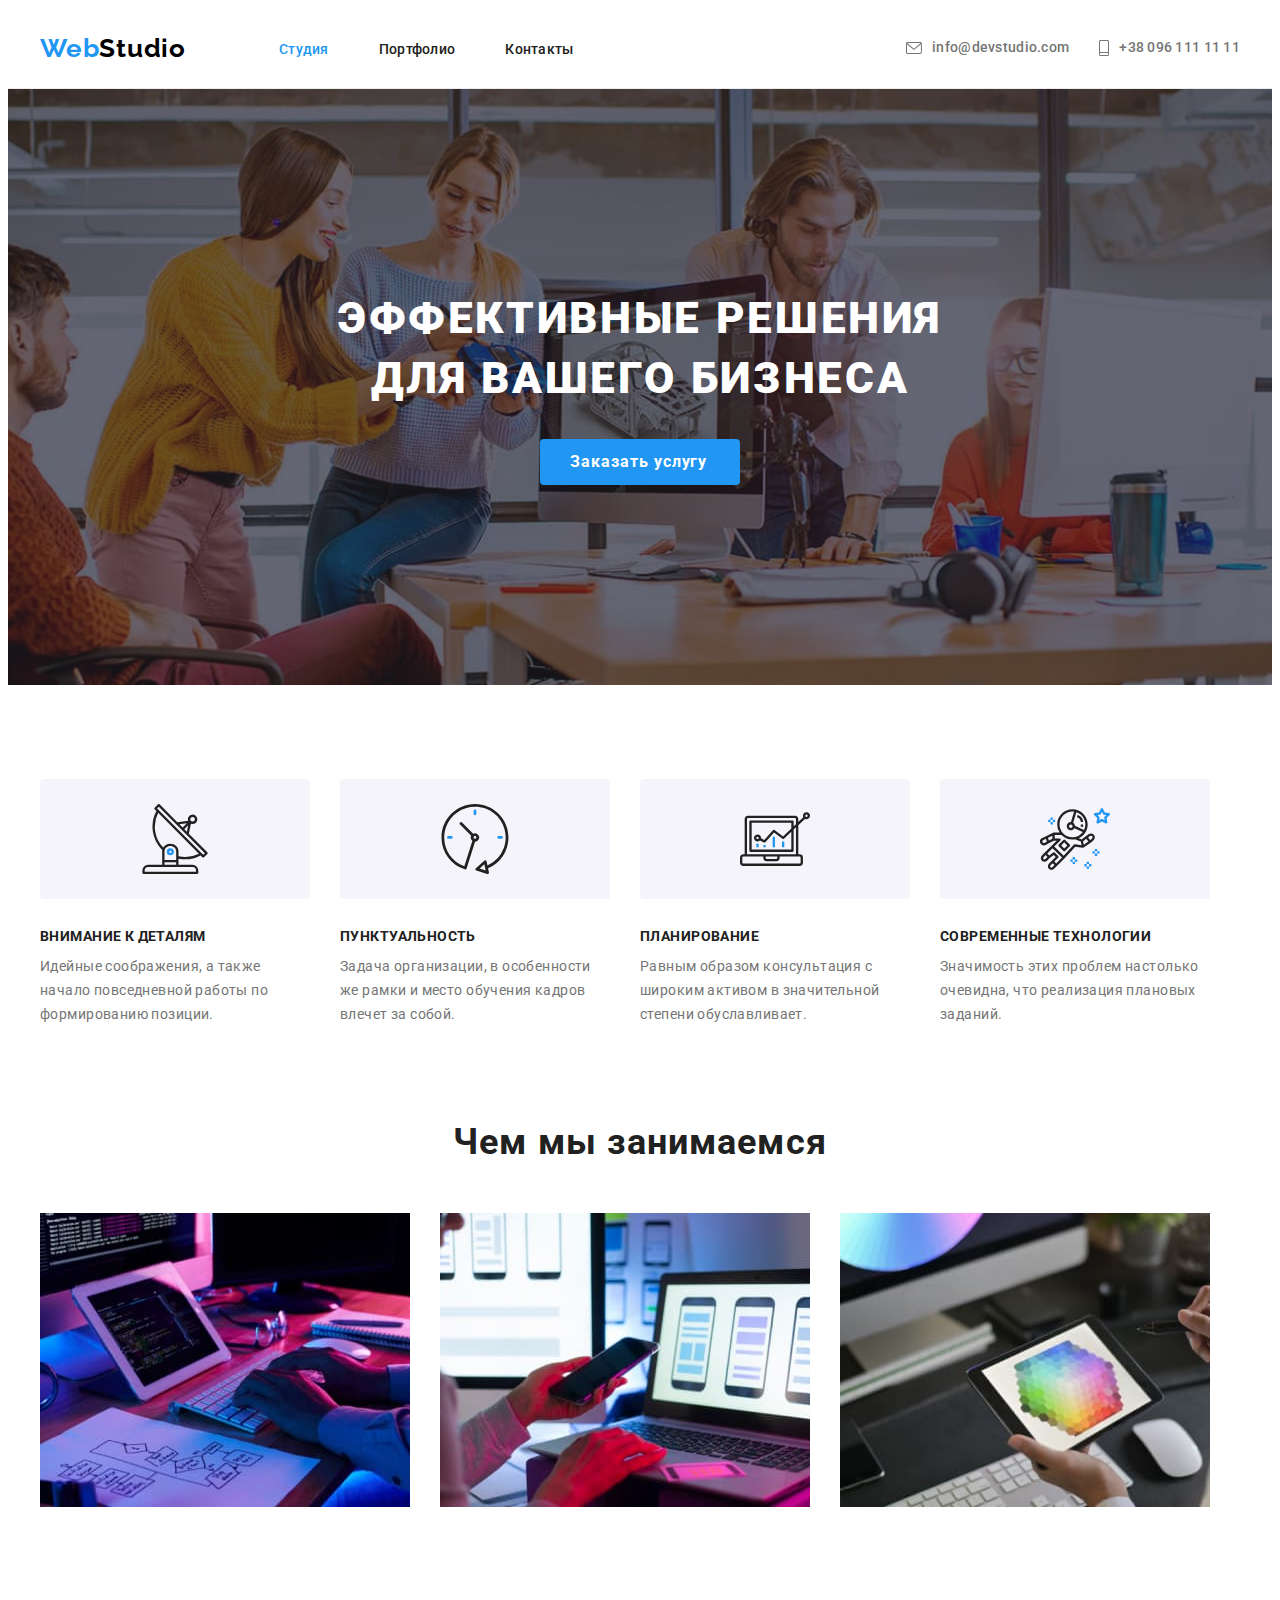
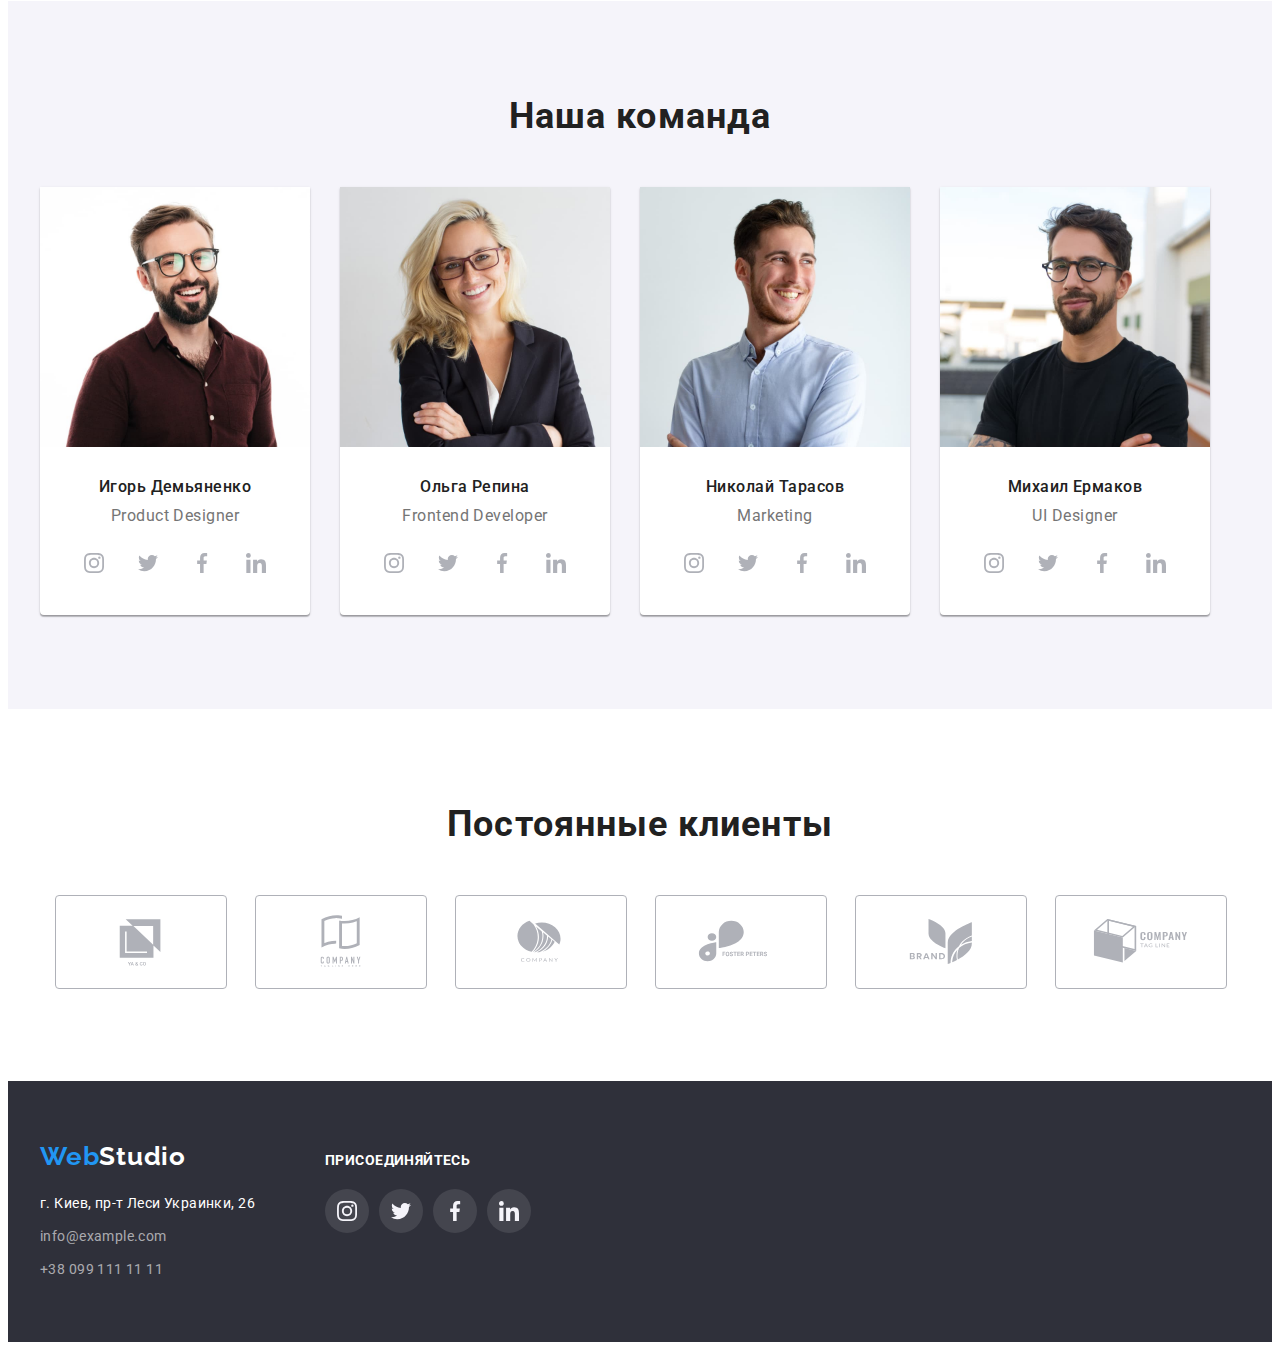
<file: index.html>
<!DOCTYPE html>
<html lang="ru">
<head>
    <meta charset="UTF-8">
    <meta http-equiv="X-UA-Compatible" content="IE=edge">
    <meta name="viewport" content="width=device-width, initial-scale=1.0">
    <link rel="preconnect" href="https://fonts.googleapis.com">
    <link rel="preconnect" href="https://fonts.gstatic.com" crossorigin>
    <link href="https://fonts.googleapis.com/css2?family=Raleway:wght@700&family=Roboto:wght@400;500;700;900&display=swap"
        rel="stylesheet">
    <title>WebStudio</title>
    <link rel="stylesheet" href="https://cdnjs.cloudflare.com/ajax/libs/modern-normalize/1.1.0/modern-normalize.min.css"
        integrity="sha512-wpPYUAdjBVSE4KJnH1VR1HeZfpl1ub8YT/NKx4PuQ5NmX2tKuGu6U/JRp5y+Y8XG2tV+wKQpNHVUX03MfMFn9Q=="
        crossorigin="anonymous" referrerpolicy="no-referrer" />
    <link rel="stylesheet" href="./css/styles.css">
</head>
<body>
    <header class="header">
        <div class="container">
            <nav class="header-nav">
                <a class="header-logo link" href="./index.html" lang="en"><span class="header-text-web">Web</span><span
                        class="header-text-studio">Studio</span></a>
                <ul class="header-list list">
                    <li class="header-item"><a class="header-link link current" href="./index.html">Студия</a></li>
                    <li class="header-item"><a class="header-link link" href="./portfolio.html">Портфолио</a></li>
                    <li class="header-item"><a class="header-link link" href="#">Контакты</a></li>
                </ul>
            </nav>
            <ul class="header-contacts list">
                <li class="header-contacts-item"><a class="header-contacts-link link"
                    href="mailto:info@devstudio.com"><svg class="icon-envelope" width="16" height="12"><use href="./img/icons.svg#icon-envelope"></use></svg>info@devstudio.com</a>
                </li>
                <li class="header-contacts-item"><a class="header-contacts-link link" 
                    href="tel:+380961111111"><svg class="icon-vector" width="10" height="16"><use href="./img/icons.svg#icon-vector"></use></svg>+38 096 111 11 11</a>
                </li>
            </ul>
        </div>
    </header>
    <main>
        <section class="hero">
            <div class="container">
                <h1 class="hero-title">Эффективные решения для вашего бизнеса</h1>
                <button type="button" class="hero-btn">Заказать услугу</button>
            </div>
        </section>
        <section class="features">
            <div class="container">
                <h2 class="visually-hidden">Особенности</h2>
                <ul class="features-list list">
                    <li class="features-item">
                        <div class="icon-item"><svg class="icon" width="70" height="70">
                            <use href="./img/icons.svg#icon-antenna"></use>
                        </svg></div>
                        <h3 class="features-title">Внимание к деталям</h3>
                        <p class="features-text">Идейные соображения, а также начало повседневной работы по формированию позиции.</p>
                    </li>
                    <li class="features-item">
                        <div class="icon-item"><svg class="icon" width="70" height="70">
                            <use href="./img/icons.svg#icon-clock"></use>
                        </svg></div>                        
                        <h3 class="features-title">Пунктуальность</h3>
                        <p class="features-text">Задача организации, в особенности же рамки и место обучения кадров влечет за собой.</p>
                    </li>
                    <li class="features-item">
                        <div class="icon-item"><svg class="icon" width="70" height="70">
                            <use href="./img/icons.svg#icon-diagram"></use>
                        </svg></div>                        
                        <h3 class="features-title">Планирование</h3>
                        <p class="features-text">Равным образом консультация с широким активом в значительной степени обуславливает.</p>
                    </li>
                    <li class="features-item">
                        <div class="icon-item"><svg class="icon" width="70" height="70">
                            <use href="./img/icons.svg#icon-astronaut"></use>
                        </svg></div>                        
                        <h3 class="features-title">Современные технологии</h3>
                        <p class="features-text">Значимость этих проблем настолько очевидна, что реализация плановых заданий.</p>
                    </li>
                </ul>
            </div>
        </section>
        <section class="works">
            <div class="container">
                <h2 class="works-title">Чем мы занимаемся</h2>
                <ul class="works-list list">
                    <li class="works-item"><a class="works-link link" href="#"><img src="./img/box-1.jpg"
                                alt="разрабатываем приложения на ОС" width="370" height="294"></a></li>
                    <li class="works-item"><a class="works-link link" href="#"><img src="./img/box-2.jpg"
                                alt="разрабатываем приложения на мобильные устройства" width="370" height="294"></a></li>
                    <li class="works-item"><a class="works-link link" href="#"><img src="./img/box-3.jpg"
                                alt="разрабатываем приложения на планшеты" width="370" height="294"></a></li>
                </ul>
            </div>
        </section>
        <section class="team">
            <div class="container">
                <h2 class="team-title">Наша команда</h2>
                <ul class="team-list list">
                    <li class="team-item">
                        <img src="./img/img-1.jpg" alt="фото специалиста комады" width="270" height="260" />
                        <div class="team-list-name">
                            <h3 class="team-list-title">Игорь Демьяненко</h3>
                            <p class="team-list-text" lang="en">Product Designer</p>
                            <ul class="team-list-soc list">
                                <li class="team-item-soc"><a class="team-link-soc" href="https://www.instagram.com/" target="_blank"><svg
                                            class="icon-soc" width="20" height="20">
                                            <use href="./img/icons.svg#icon-instagram"></use>
                                        </svg></a></li>
                                <li class="team-item-soc"><a class="team-link-soc" href="https://twitter.com/" target="_blank"><svg class="icon-soc"
                                            width="20" height="20">
                                            <use href="./img/icons.svg#icon-twitter"></use>
                                        </svg></a></li>
                                <li class="team-item-soc"><a class="team-link-soc" href="https://www.facebook.com/" target="_blank"><svg
                                            class="icon-soc" width="20" height="20">
                                            <use href="./img/icons.svg#icon-facebook"></use>
                                        </svg></a></li>
                                <li class="team-item-soc"><a class="team-link-soc" href="https://www.linkedin.com/" target="_blank"><svg
                                            class="icon-soc" width="20" height="20">
                                            <use href="./img/icons.svg#icon-linkedin"></use>
                                        </svg></a></li>
                            </ul>
                        </div>
                    </li>
                    <li class="team-item">
                        <img src="./img/img-2.jpg" alt="фото специалиста комады" width="270" height="260" />
                        <div class="team-list-name">
                            <h3 class="team-list-title">Ольга Репина</h3>
                            <p class="team-list-text" lang="en">Frontend Developer</p>
                            <ul class="team-list-soc list">
                                <li class="team-item-soc"><a class="team-link-soc" href="https://www.instagram.com/" target="_blank"><svg
                                            class="icon-soc" width="20" height="20">
                                            <use href="./img/icons.svg#icon-instagram"></use>
                                        </svg></a></li>
                                <li class="team-item-soc"><a class="team-link-soc" href="https://twitter.com/" target="_blank"><svg class="icon-soc"
                                            width="20" height="20">
                                            <use href="./img/icons.svg#icon-twitter"></use>
                                        </svg></a></li>
                                <li class="team-item-soc"><a class="team-link-soc" href="https://www.facebook.com/" target="_blank"><svg
                                            class="icon-soc" width="20" height="20">
                                            <use href="./img/icons.svg#icon-facebook"></use>
                                        </svg></a></li>
                                <li class="team-item-soc"><a class="team-link-soc" href="https://www.linkedin.com/" target="_blank"><svg
                                            class="icon-soc" width="20" height="20">
                                            <use href="./img/icons.svg#icon-linkedin"></use>
                                        </svg></a></li>
                            </ul>
                        </div>
                    </li>
                    <li class="team-item">
                        <img src="./img/img-3.jpg" alt="фото специалиста комады" width="270" height="260" />
                        <div class="team-list-name">
                            <h3 class="team-list-title">Николай Тарасов</h3>
                            <p class="team-list-text" lang="en">Marketing</p>
                            <ul class="team-list-soc list">
                                <li class="team-item-soc"><a class="team-link-soc" href="https://www.instagram.com/" target="_blank"><svg
                                            class="icon-soc" width="20" height="20">
                                            <use href="./img/icons.svg#icon-instagram"></use>
                                        </svg></a></li>
                                <li class="team-item-soc"><a class="team-link-soc" href="https://twitter.com/" target="_blank"><svg class="icon-soc"
                                            width="20" height="20">
                                            <use href="./img/icons.svg#icon-twitter"></use>
                                        </svg></a></li>
                                <li class="team-item-soc"><a class="team-link-soc" href="https://www.facebook.com/" target="_blank"><svg
                                            class="icon-soc" width="20" height="20">
                                            <use href="./img/icons.svg#icon-facebook"></use>
                                        </svg></a></li>
                                <li class="team-item-soc"><a class="team-link-soc" href="https://www.linkedin.com/" target="_blank"><svg
                                            class="icon-soc" width="20" height="20">
                                            <use href="./img/icons.svg#icon-linkedin"></use>
                                        </svg></a></li>
                            </ul>
                        </div>
                    </li>
                    <li class="team-item">
                        <img src="./img/img-4.jpg" alt="фото специалиста комады" width="270" height="260" />
                        <div class="team-list-name">
                            <h3 class="team-list-title">Михаил Ермаков</h3>
                            <p class="team-list-text" lang="en">UI Designer</p>
                            <ul class="team-list-soc list">
                                <li class="team-item-soc"><a class="team-link-soc" href="https://www.instagram.com/" target="_blank"><svg
                                            class="icon-soc" width="20" height="20">
                                            <use href="./img/icons.svg#icon-instagram"></use>
                                        </svg></a></li>
                                <li class="team-item-soc"><a class="team-link-soc" href="https://twitter.com/" target="_blank"><svg class="icon-soc"
                                            width="20" height="20">
                                            <use href="./img/icons.svg#icon-twitter"></use>
                                        </svg></a></li>
                                <li class="team-item-soc"><a class="team-link-soc" href="https://www.facebook.com/" target="_blank"><svg
                                            class="icon-soc" width="20" height="20">
                                            <use href="./img/icons.svg#icon-facebook"></use>
                                        </svg></a></li>
                                <li class="team-item-soc"><a class="team-link-soc" href="https://www.linkedin.com/" target="_blank"><svg
                                            class="icon-soc" width="20" height="20">
                                            <use href="./img/icons.svg#icon-linkedin"></use>
                                        </svg></a></li>
                            </ul>
                        </div>
                    </li>
                </ul>
            </div>
        </section>
        <section class="clients">
            <div class="conteiner">
                <h2 class="clients-title">Постоянные клиенты</h2>
                <ul class="clients-list list">
                    <li class="clients-item">
                        <a class="clients-link" href="">
                            <svg class="clients-icon" width="106" height="60"><use href="./img/icons.svg#icon-Logo"></use></svg>
                        </a>
                    </li>
                    <li class="clients-item">
                        <a class="clients-link" href="">
                            <svg class="clients-icon" width="106" height="60"><use href="./img/icons.svg#icon-Logo-1"></use></svg>
                        </a>
                    </li>
                    <li class="clients-item">
                        <a class="clients-link" href="">
                            <svg class="clients-icon" width="106" height="60"><use href="./img/icons.svg#icon-Logo-2"></use></svg>
                        </a>
                    </li>
                    <li class="clients-item">
                        <a class="clients-link" href="">
                            <svg class="clients-icon" width="106" height="60"><use href="./img/icons.svg#icon-Logo-3"></use></svg>
                        </a>
                    </li>
                    <li class="clients-item">
                        <a class="clients-link" href="">
                            <svg class="clients-icon" width="106" height="60"><use href="./img/icons.svg#icon-Logo-4"></use></svg>
                        </a>
                    </li>
                    <li class="clients-item">
                        <a class="clients-link" href="">
                            <svg class="clients-icon" width="106" height="60"><use href="./img/icons.svg#icon-Logo-5"></use></svg>
                        </a>
                    </li>
                </ul>
            </div>
        </section>
    </main>
    <footer class="footer">
        <div class="container">
            <div class="footer-contacts"><a class="footer-logo link" href="./index.html" lang="en"><span class="footer-text-web">Web</span><span
                    class="footer-text-studio">Studio</span></a>
            <address class="footer-add">
                <ul class="footer-list list">
                    <li class="footer-item"><a class="footer-link link"
                            href="https://www.google.com/maps/place/%D0%B1%D1%83%D0%BB.+%D0%9B%D0%B5%D1%81%D0%B8+%D0%A3%D0%BA%D1%80%D0%B0%D0%B8%D0%BD%D0%BA%D0%B8,+26,+%D0%9A%D0%B8%D0%B5%D0%B2,+02000/@50.4265841,30.5361971,17z/data=!3m1!4b1!4m5!3m4!1s0x40d4cf0e033ecbe9:0x57a4dffefec77da0!8m2!3d50.4265807!4d30.5383858"
                            target="_blank">г. Киев, пр-т Леси Украинки, 26</a></li>
                    <li class="footer-item"><a class="footer-link contact link" href="mailto:info@example.com">info@example.com</a>
                    </li>
                    <li class="footer-item"><a class="footer-link contact link" href="tel:+380991111111">+38 099 111 11 11</a></li>
                </ul>
            </address>
            </div>
            <div class="social">
                <h2 class="social-title">присоединяйтесь</h2>
                <ul class="social-list list">
                    <li class="social-item">
                        <a href="https://www.instagram.com/" target="_blank" class="social-link">
                            <svg class="social-icon" width="20" height="20"><use href="./img/icons.svg#icon-instagram"></use></svg>
                        </a>
                    </li>
                    <li class="social-item">
                        <a href="https://twitter.com/" target="_blank" class="social-link">
                            <svg class="social-icon" width="20" height="20"><use href="./img/icons.svg#icon-twitter"></use></svg>
                        </a>
                    </li>
                    <li class="social-item">
                        <a href="https://www.facebook.com/" target="_blank" class="social-link">
                            <svg class="social-icon" width="20" height="20"><use href="./img/icons.svg#icon-facebook"></use></svg>
                        </a>
                    </li>
                    <li class="social-item">
                        <a href="https://www.linkedin.com/" target="_blank" class="social-link">
                            <svg class="social-icon" width="20" height="20"><use href="./img/icons.svg#icon-linkedin"></use></svg>
                        </a>
                    </li>
                </ul>
            </div>
        </div>
    </footer>   
</body>
</html>
</file>
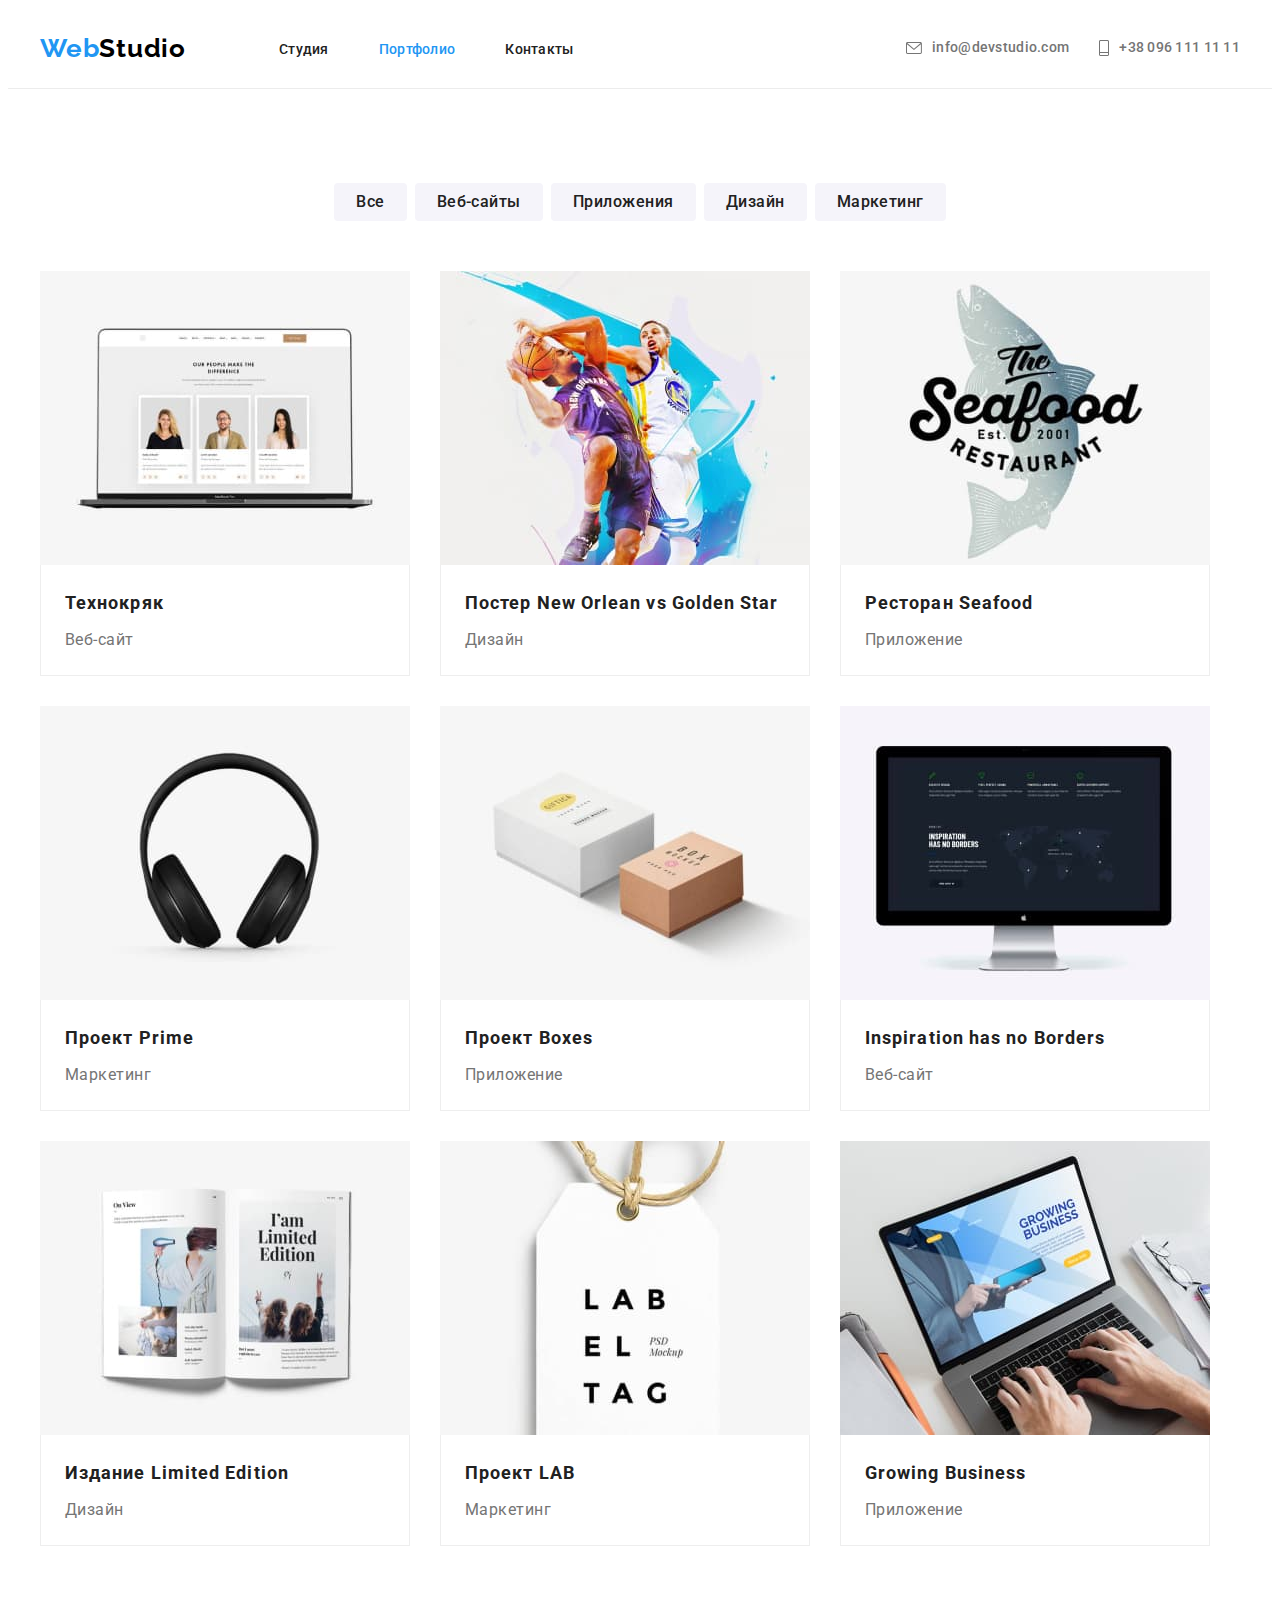
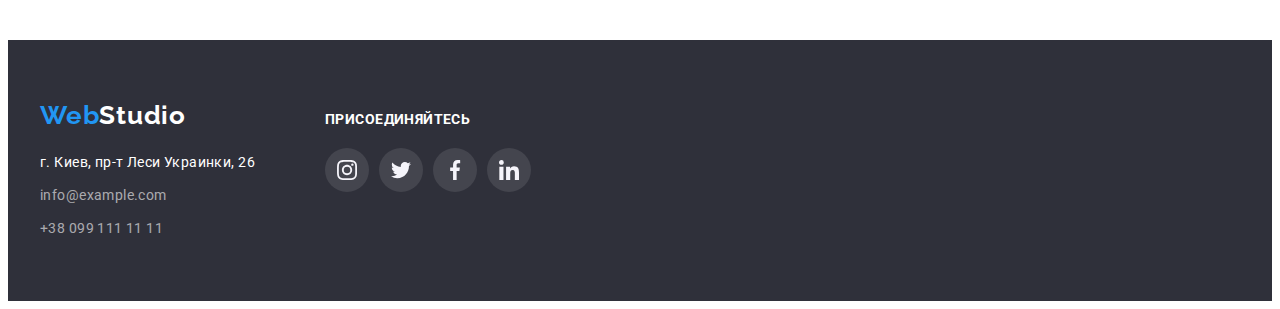
<file: portfolio.html>
<!DOCTYPE html>
<html lang="ru">
<head>
    <meta charset="UTF-8">
    <meta http-equiv="X-UA-Compatible" content="IE=edge">
    <meta name="viewport" content="width=device-width, initial-scale=1.0">
    <link rel="preconnect" href="https://fonts.googleapis.com">
    <link rel="preconnect" href="https://fonts.gstatic.com" crossorigin>
    <link
        href="https://fonts.googleapis.com/css2?family=Raleway:wght@700&family=Roboto:wght@400;500;700;900&display=swap"
        rel="stylesheet">
    <title>WebStudio</title>
    <link rel="stylesheet" href="https://cdnjs.cloudflare.com/ajax/libs/modern-normalize/1.1.0/modern-normalize.min.css"
        integrity="sha512-wpPYUAdjBVSE4KJnH1VR1HeZfpl1ub8YT/NKx4PuQ5NmX2tKuGu6U/JRp5y+Y8XG2tV+wKQpNHVUX03MfMFn9Q=="
        crossorigin="anonymous" referrerpolicy="no-referrer" />
    <link rel="stylesheet" href="./css/styles.css">
</head>
<body>
    <header class="header">
        <div class="container">
            <nav class="header-nav">
                <a class="header-logo link" href="./index.html" lang="en"><span class="header-text-web">Web</span><span
                        class="header-text-studio">Studio</span></a>
                <ul class="header-list list">
                    <li class="header-item"><a class="header-link link" href="./index.html">Студия</a></li>
                    <li class="header-item"><a class="header-link link current" href="./portfolio.html">Портфолио</a></li>
                    <li class="header-item"><a class="header-link link" href="#">Контакты</a></li>
                </ul>
            </nav>
            <ul class="header-contacts list">
                <li class="header-contacts-item"><a class="header-contacts-link link" href="mailto:info@devstudio.com">
                    <svg class="icon-envelope" width="16" height="12">
                            <use href="./img/icons.svg#icon-envelope"></use>
                        </svg>info@devstudio.com</a>
                </li>
                <li class="header-contacts-item"><a class="header-contacts-link link" href="tel:+380961111111"><svg
                            class="icon-vector" width="10" height="16">
                            <use href="./img/icons.svg#icon-vector"></use>
                        </svg>+38 096 111 11 11</a>
                </li>
            </ul>
        </div>
    </header>
    <main>
        <section class="portfolio">
            <div class="container">
                <h1 class="visually-hidden">Портфолио</h1>
                <ul class="filter list">
                    <li class="filter-item"><button type="button" class="filter-btn">Все</button></li>
                    <li class="filter-item"><button type="button" class="filter-btn">Веб-сайты</button></li>
                    <li class="filter-item"><button type="button" class="filter-btn">Приложения</button></li>
                    <li class="filter-item"><button type="button" class="filter-btn">Дизайн</button></li>
                    <li class="filter-item"><button type="button" class="filter-btn">Маркетинг</button></li>
                </ul>
                <ul class="project list">
                    <li class="project-item"><a class="project-link link" href="">
                            <img src="./img/project-1.jpg" alt="Ноутбук" width="370" height="294">
                            <div class="project-name">
                                <h2 class="project-title">Технокряк</h2>
                                <p class="project-text">Веб-сайт</p>
                            </div>
                        </a></li>
                    <li class="project-item"><a class="project-link link" href="">
                            <img src="./img/project-2.jpg" alt="Постер баскетболистов" width="370" height="294">
                            <div class="project-name">
                                <h2 class="project-title">Постер <span lang="en">New Orlean vs Golden Star</span></h2>
                                <p class="project-text">Дизайн</p>
                            </div>
                        </a></li>
                    <li class="project-item"><a class="project-link link" href="">
                            <img src="./img/project-3.jpg" alt="Логотип ресторана" width="370" height="294">
                            <div class="project-name">
                                <h2 class="project-title">Ресторан <span lang="en">Seafood</span></h2>
                                <p class="project-text">Приложение</p>
                            </div>
                        </a></li>
                    <li class="project-item"><a class="project-link link" href="">
                            <img src="./img/project-4.jpg" alt="Наушники" width="370" height="294">
                            <div class="project-name">
                                <h2 class="project-title">Проект <span lang="en">Prime</span></h2>
                                <p class="project-text">Маркетинг</p>
                            </div>
                        </a></li>
                    <li class="project-item"><a class="project-link link" href="">
                            <img src="./img/project-5.jpg" alt="Коробки" width="370" height="294">
                            <div class="project-name">
                                <h2 class="project-title">Проект <span lang="en">Boxes</span></h2>
                                <p class="project-text">Приложение</p>
                            </div>
                        </a></li>
                    <li class="project-item"><a class="project-link link" href="">
                            <img src="./img/project-6.jpg" alt="Монитор" width="370" height="294">
                            <div class="project-name">
                                <h2 class="project-title" lang="en">Inspiration has no Borders</h2>
                                <p class="project-text">Веб-сайт</p>
                            </div>
                        </a></li>
                    <li class="project-item"><a class="project-link link" href="">
                            <img src="./img/project-7.jpg" alt="Книга" width="370" height="294">
                            <div class="project-name">
                                <h2 class="project-title">Издание <span lang="en">Limited Edition</span></h2>
                                <p class="project-text">Дизайн</p>
                            </div>
                        </a></li>
                    <li class="project-item"><a class="project-link link" href="">
                            <img src="./img/project-8.jpg" alt="Бирка проекта" width="370" height="294">
                            <div class="project-name">
                                <h2 class="project-title">Проект <span lang="en">LAB</span></h2>
                                <p class="project-text">Маркетинг</p>
                            </div>
                        </a></li>
                    <li class="project-item"><a class="project-link link" href="">
                            <img src="./img/project-9.jpg" alt="Рабочий стол с ноутбуком" width="370" height="294">
                            <div class="project-name">
                                <h2 class="project-title" lang="en">Growing Business</h2>
                                <p class="project-text">Приложение</p>
                            </div>
                        </a></li>
                </ul>
            </div>
        </section>
    </main>
    <footer class="footer">
        <div class="container">
            <div class="footer-contacts"><a class="footer-logo link" href="./index.html" lang="en"><span
                        class="footer-text-web">Web</span><span class="footer-text-studio">Studio</span></a>
                <address class="footer-add">
                    <ul class="footer-list list">
                        <li class="footer-item"><a class="footer-link link"
                                href="https://www.google.com/maps/place/%D0%B1%D1%83%D0%BB.+%D0%9B%D0%B5%D1%81%D0%B8+%D0%A3%D0%BA%D1%80%D0%B0%D0%B8%D0%BD%D0%BA%D0%B8,+26,+%D0%9A%D0%B8%D0%B5%D0%B2,+02000/@50.4265841,30.5361971,17z/data=!3m1!4b1!4m5!3m4!1s0x40d4cf0e033ecbe9:0x57a4dffefec77da0!8m2!3d50.4265807!4d30.5383858"
                                target="_blank">г. Киев, пр-т Леси Украинки, 26</a></li>
                        <li class="footer-item"><a class="footer-link contact link"
                                href="mailto:info@example.com">info@example.com</a>
                        </li>
                        <li class="footer-item"><a class="footer-link contact link" href="tel:+380991111111">+38 099 111 11
                                11</a></li>
                    </ul>
                </address>
            </div>
            <div class="social">
                <h2 class="social-title">присоединяйтесь</h2>
                <ul class="social-list list">
                    <li class="social-item">
                        <a href="https://www.instagram.com/" target="_blank" class="social-link">
                            <svg class="social-icon" width="20" height="20">
                                <use href="./img/icons.svg#icon-instagram"></use>
                            </svg>
                        </a>
                    </li>
                    <li class="social-item">
                        <a href="https://twitter.com/" target="_blank" class="social-link">
                            <svg class="social-icon" width="20" height="20">
                                <use href="./img/icons.svg#icon-twitter"></use>
                            </svg>
                        </a>
                    </li>
                    <li class="social-item">
                        <a href="https://www.facebook.com/" target="_blank" class="social-link">
                            <svg class="social-icon" width="20" height="20">
                                <use href="./img/icons.svg#icon-facebook"></use>
                            </svg>
                        </a>
                    </li>
                    <li class="social-item">
                        <a href="https://www.linkedin.com/" target="_blank" class="social-link">
                            <svg class="social-icon" width="20" height="20">
                                <use href="./img/icons.svg#icon-linkedin"></use>
                            </svg>
                        </a>
                    </li>
                </ul>
            </div>
        </div>
    </footer>
</body>
</html>
</file>
<file: css/styles.css>
/* background: #2F303A; темный*/
/* background: #F5F4FA; серый*/
:root {
    --primary-background-color: #2F303A;
    --secondary-background-color: #F5F4FA;
    --btn-background-color: #2196F3;
    --primary-text-color: #212121;
    --secondary-text-color: #757575;
    --header-text-color: #2196F3;
    --hero-text-color: #ffffff;
    --footer-text-color: rgba(255, 255, 255, 0.6);
}
p, h1, h2, h3, h4, h5, h6 {
    margin: 0;
}
ul {
    margin: 0;
    padding-left: 0;
}
body {
    font-family: roboto, raleway, sans-serif;
    color: #757575;
    background: #ffffff;
}
.list {
    list-style: none;
}
.link {
    text-decoration: none;
}
.container {
    width: 1200px;
    padding-left: 15px;
    padding-right: 15px;
    margin: 0 auto;
}
img {
    display: block;
    max-width: 100%;
    height: auto;
}

/* -----header----- */
.header {
    border-bottom: 1px solid #ECECEC;
}
.header .container {
    display: flex;
    align-items: center;
}
.header-text-web {
    color: var(--header-text-color);
}
.header-text-studio {
    color: #000000;
}
.header-logo {
    margin-right: 93px;
    padding: 24px 0;

    font-family: 'Raleway';
    font-weight: 700;
    font-size: 26px;
    line-height: 1.19;
    letter-spacing: 0.03em;
}
.header-nav {
    display: flex;
    align-items: center;
}
.header-list {
    display: flex;
}
.header-item:not(:last-child) {
    margin-right: 50px;
}
.header-contacts {
    display: flex;
    align-items: center;
    margin-left: auto;
}
.header-contacts-item:not(:last-child) {
    margin-right: 30px;
}
.header-link,
.header-contacts-link {
    padding: 32px 0;

    font-weight: 500;
    font-size: 14px;
    line-height: 1.14;
    letter-spacing: 0.02em;
    color: var(--primary-text-color);
}
.header-contacts-link {
    display: flex;
    align-items: center;
    color: var(--secondary-text-color);
}
.header-link:hover, 
.header-link:focus,
.header-contacts-link:hover,
.header-contacts-link:focus {
    color: var(--header-text-color);
}
.current {
    color: var(--header-text-color);
}
.icon-envelope,
.icon-vector {
    margin-right: 10px;
    fill: currentColor;
}

/* -----hero----- */
.hero {
    padding-top: 200px;
    padding-bottom: 200px;
    background-color: var(--primary-background-color);
    background-image: linear-gradient(to right,
            rgba(47, 48, 58, 0.4),
            rgba(47, 48, 58, 0.4)),
            url(../img/hero-img.jpg);
    background-repeat: no-repeat;
    background-position: center;
    background-size: cover;
}

.hero-title {
    width: 696px;
    margin-bottom: 30px;
    margin-left: auto;
    margin-right: auto;

    font-weight: 900;
    font-size: 44px;
    line-height: 1.36;
    text-align: center;
    letter-spacing: 0.06em;
    text-transform: uppercase;
    color: var(--hero-text-color);
}
.hero-btn {
    margin-left: auto;
    margin-right: auto;
    min-width: 200px;
    padding: 8px 30px;
    border: transparent;
    border-radius: 4px;

    font-family: inherit;
    font-weight: 700;
    font-size: 16px;
    line-height: 1.88;
    display: flex;
    align-items: center;
    text-align: center;
    letter-spacing: 0.06em;
    cursor: pointer;
    color: var(--hero-text-color);
    background-color: var(--btn-background-color);
}
.hero-btn:hover,
.hero-btn:focus {
    box-shadow: 0px 4px 4px rgba(0, 0, 0, 0.15);
    background-color: #188CE8;
}
/* -----features----- */
.visually-hidden {
    position: absolute;
    white-space: nowrap;
    width: 1px;
    height: 1px;
    overflow: hidden;
    border: 0;
    padding: 0;
    clip: rect(0 0 0 0);
    clip-path: inset(50%);
    margin: -1px;
}
.features {
    padding-top: 94px;
    padding-bottom: 94px;
}
.features-list {
    display: flex;
}
.features-item {
    flex-basis: 270px;
}
.features-item + .features-item {
    margin-left: 30px;
}

.icon-item {
    display: flex;
    align-items: center;
    justify-content: center;
    height: 120px;
    background: var(--secondary-background-color);
    border-radius: 4px;
    margin-bottom: 30px;
}

.features-title {
    margin-bottom: 10px;

    font-weight: 700;
    font-size: 14px;
    line-height: 1.14;
    letter-spacing: 0.03em;
    text-transform: uppercase;
    color: var(--primary-text-color);
}
.features-text {
    font-size: 14px;
    line-height: 1.71;
    letter-spacing: 0.03em;
}
/* -----works----- */
.works {
    padding-bottom: 94px;
}
.works-title,
.team-title,
.clients-title {
    margin-bottom: 50px;

    font-weight: 700;
    font-size: 36px;
    line-height: 1.17;
    text-align: center;
    letter-spacing: 0.03em;
    color: var(--primary-text-color);
}
.works-list {
    display: flex;
}
.works-item {
    flex-basis: calc((100%-60px) / 3);
    margin-right: 30px;
}
.works-item:nth-child(3n) {
    margin-right: 0;
}
/* -----team----- */
.team {
    padding-top: 94px;
    padding-bottom: 94px;
    background-color: var(--secondary-background-color);
}

.team-list {
    display: flex;
}
.team-item {
    flex-basis: calc((100%-90px) / 4);
    margin-right: 30px;
    box-shadow: 0px 1px 3px rgba(0, 0, 0, 0.12), 
    0px 1px 1px rgba(0, 0, 0, 0.14), 
    0px 2px 1px rgba(0, 0, 0, 0.2);
    border-radius: 0px 0px 4px 4px;
    background-color: #ffffff;
}
.team-item:nth-child(4n) {
    margin-right: 0;
}
.team-list-name {
    padding-top: 30px;
    padding-bottom: 30px;
}

.team-list-title {
    margin-bottom: 10px;

    font-weight: 500;
    font-size: 16px;
    line-height: 1.19;
    text-align: center;
    letter-spacing: 0.03em;
    color: var(--primary-text-color);
}
.team-list-text {
    margin-bottom: 16px;

    font-size: 16px;
    line-height: 1.19;
    text-align: center;
    letter-spacing: 0.03em;
}
.team-list-soc {
    display: flex;
    justify-content: center;
}
.team-item-soc:not(:last-child) {
    margin-right: 10px;
}
.team-item-soc {
    width: 44px;
    height: 44px;

}
.team-link-soc {
    display: flex;
    justify-content: center;
    align-items: center;
    width: 100%;
    height: 100%;
    border-radius: 50%;
    fill: #AFB1B8;
}
.team-link-soc:hover,
.team-link-soc:focus {
    background: var(--header-text-color);
}
.team-link-soc:hover .icon-soc,
.team-link-soc:focus .icon-soc {
    fill: var(--hero-text-color);
}

/* -----clients----- */
.clients {
    padding-top: 94px;
    padding-bottom: 94px;
}
.clients-list {
    display: flex;
    justify-content: center;
    align-items: center;
}
.clients-item {
    width: 170px;
    height: 92px;
}
.clients-item:not(:last-child) {
    margin-right: 30px;
}
.clients-link {
    display: flex;
    justify-content: center;
    align-items: center;
    width: 100%;
    height: 100%;
    border: 1px solid #AFB1B8;
    border-radius: 4px;
    color: #AFB1B8;
}
.clients-icon {
    fill: currentColor;
}
.clients-link:hover,
.clients-link:focus {
    color: var(--header-text-color);
    border-color: var(--header-text-color);
}

/* -----footer----- */
.footer {
    padding-top: 60px;
    padding-bottom: 60px;
    background-color: var(--primary-background-color);
}
.footer .container {
    display: flex;
}
.footer-text-web {
    color: var(--header-text-color);
}
.footer-text-studio {
    color: var(--hero-text-color);
}
.footer-logo {
    display: block;
    margin-bottom: 20px;

    font-family: 'Raleway';
    font-weight: 700;
    font-size: 26px;
    line-height: 1.19;
    letter-spacing: 0.03em;
}
.footer-item {
    display: block;
    margin-bottom: 9px;
}
.footer-item:last-child {
    margin-bottom: 0;
}

.footer-link {
    font-style: normal;
    font-size: 14px;
    line-height: 1.71;
    letter-spacing: 0.03em;
    color: var(--hero-text-color);
}
.contact {
    color: var(--footer-text-color);
}
.footer-link:hover,
.footer-link:focus {
    color: var(--header-text-color);
}

.footer-contacts {
    margin-right: 70px;
}

.social {
    display: block;
    padding-top: 12px;
    padding-bottom: 40px;
}
.social-title {
    margin-bottom: 20px;

    font-size: 14px;
    line-height: 1.14;
    letter-spacing: 0.03em;
    text-transform: uppercase;
    color: var(--hero-text-color);
}
.social-list {
    display: flex;
}
.social-item:not(:last-child) {
    margin-right: 10px;
}
.social-item {
    width: 44px;
    height: 44px;
}
.social-link {
    display: flex;
    justify-content: center;
    align-items: center;
    width: 100%;
    height: 100%;
    border-radius: 50%;
    background: rgba(255, 255, 255, 0.1);
    fill: var(--secondary-background-color);
}
.social-link:hover,
.social-link:focus {
    background: var(--header-text-color);
}

/* -----portfolio----- */
.portfolio {
    padding-top: 94px;
    padding-bottom: 94px;
}
.filter {
    display: flex;
    justify-content: center;
    margin-bottom: 50px;
}
.filter-item:not(:last-child) {
    margin-right: 8px;
}
.filter-btn {
    border: transparent;
    border-radius: 4px;
    padding: 6px 22px;

    font-family: inherit;
    font-weight: 500;
    font-size: 16px;
    line-height: 1.63;
    text-align: center;
    letter-spacing: 0.03em;
    cursor: pointer;
    color: var(--primary-text-color);
    background-color: var(--secondary-background-color);
}
.filter-btn:hover,
.filter-btn:focus {
    box-shadow: 0px 3px 1px rgba(0, 0, 0, 0.1), 
                0px 1px 2px rgba(0, 0, 0, 0.08), 
                0px 2px 2px rgba(0, 0, 0, 0.12);
    color: var(--hero-text-color);
    background-color: var(--btn-background-color);
}

.project {
    display: flex;
    flex-wrap: wrap;
    gap: 30px   ;
}

.project-name {
    padding: 20px 24px;
    border-bottom: 1px solid #EEEEEE;
    border-left: 1px solid #EEEEEE;
    border-right: 1px solid #EEEEEE;
}

.project-title {
    margin-bottom: 4px;

    font-weight: 700;
    font-size: 18px;
    line-height: 2;
    letter-spacing: 0.06em;
    color: var(--primary-text-color);
}
.project-text {
    font-size: 16px;
    line-height: 1.88;
    letter-spacing: 0.03em;
    color: var(--secondary-text-color);
}
.project-link {
    display: inline-block;
}
.project-link:hover,
.project-link:focus {
    box-shadow: 0px 1px 1px rgba(0, 0, 0, 0.12), 
                0px 4px 4px rgba(0, 0, 0, 0.06), 
                1px 4px 6px rgba(0, 0, 0, 0.16);
}
</file>
